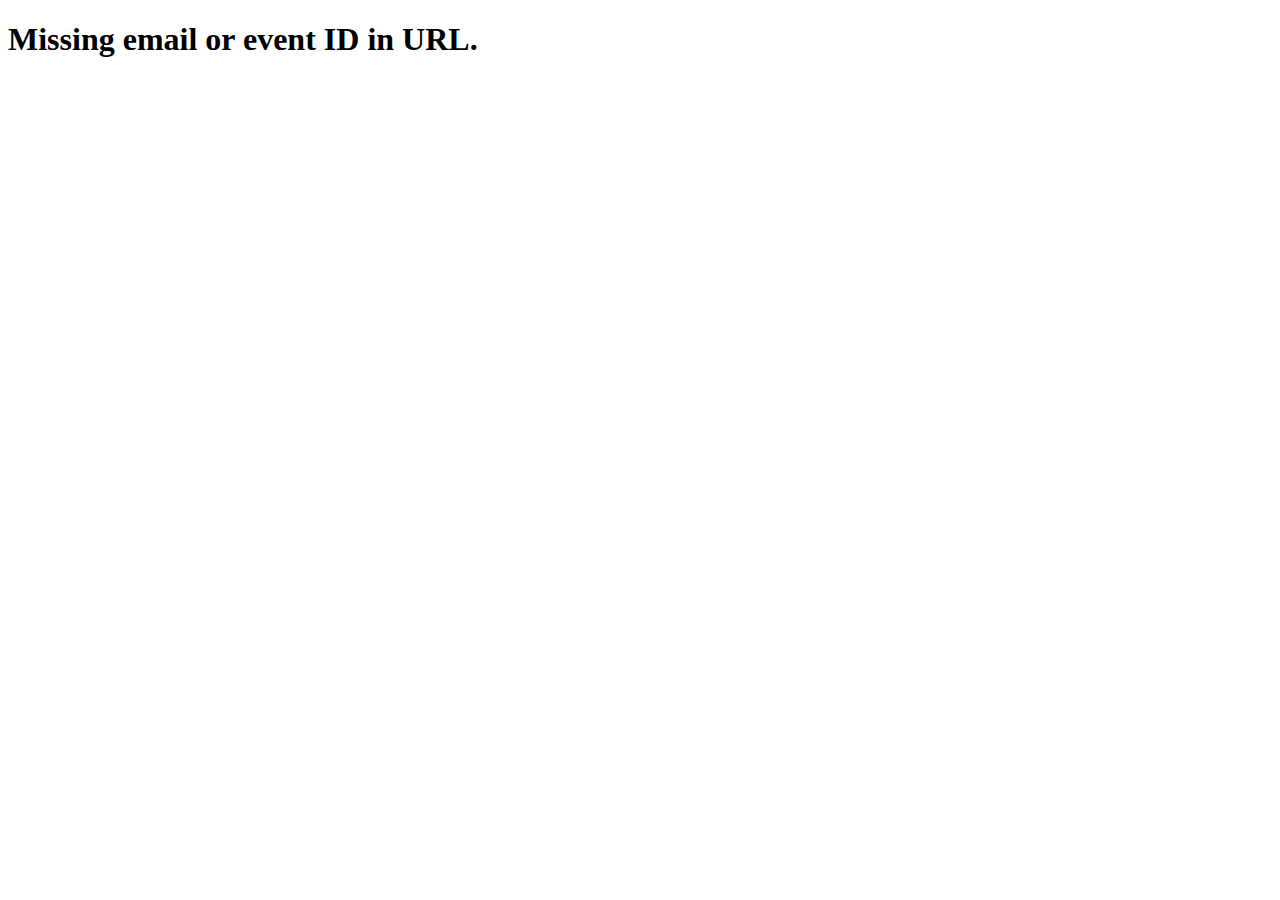
<file: browser/check.html>
<!DOCTYPE html>
<html lang="en">
<head>
  <meta charset="UTF-8">
  <title>Event Check In/Out</title>
</head>
<body>
  <h1 id="status">Loading...</h1>

  <script>
    const urlParams = new URLSearchParams(window.location.search);
    const email = urlParams.get("email");
    const eventId = urlParams.get("eventId");

    if (!email || !eventId) {
      document.getElementById("status").innerText = "Missing email or event ID in URL.";
    } else {
      const isLeaving = confirm("Are you leaving the event? Click Cancel if you are entering.");

      fetch(`http://localhost:5008/events/${email}/${eventId}`, {
        method: "POST",
        headers: { "Content-Type": "application/json" },
        body: JSON.stringify(isLeaving),
      })
        .then(async res => {
          const data = await res.json().catch(() => ({}));
          if (res.ok) {
            alert(data.message || "Success!");
            document.getElementById("status").innerText = data.message;
          } else {
            alert(data.message || "Error occurred.");
            document.getElementById("status").innerText = data.message || "Error.";
          }
        })
        .catch(err => {
          alert("Server error: " + err.message);
          document.getElementById("status").innerText = "Server error.";
        });
    }
  </script>
</body>
</html>
</file>
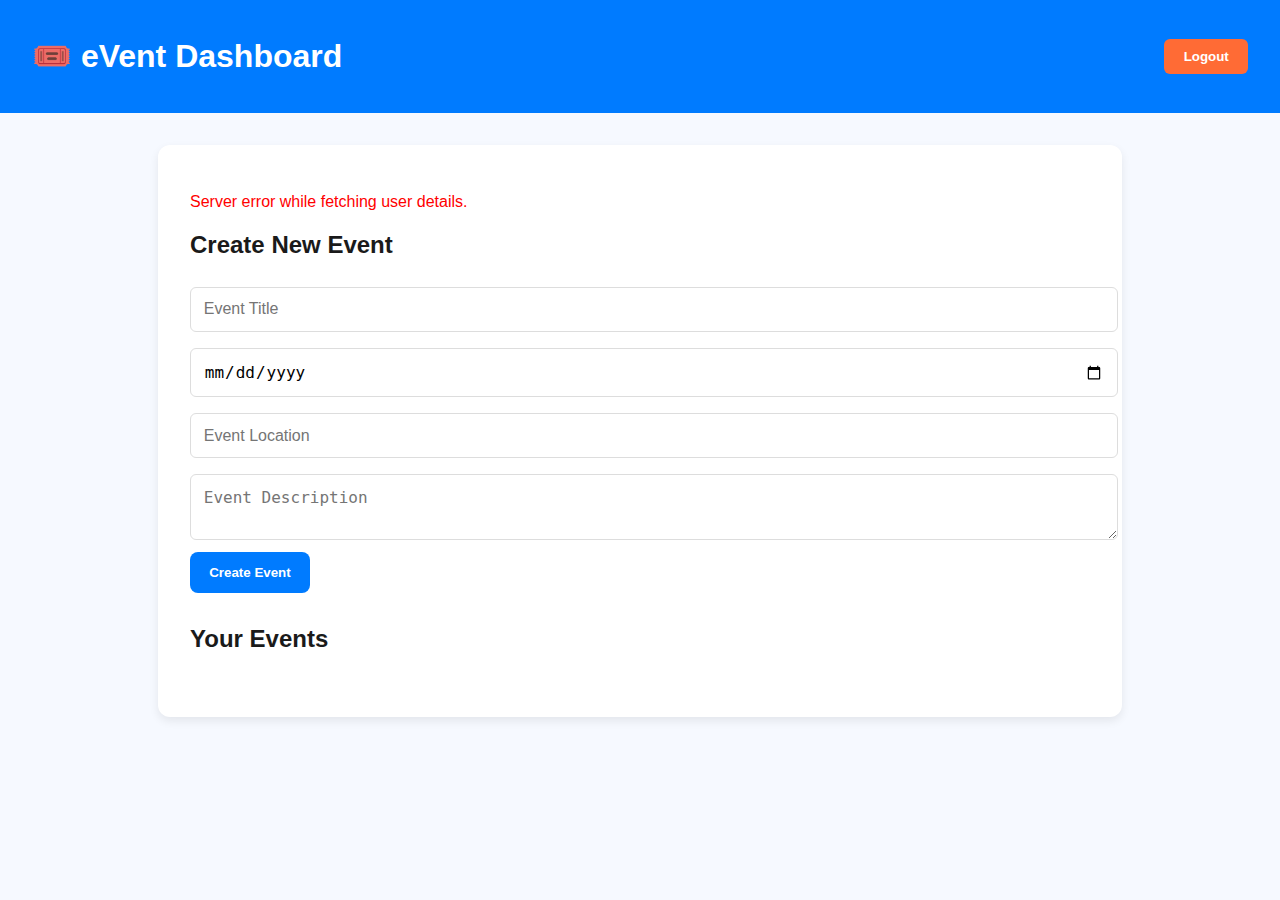
<file: browser/dashboard.html>
<!DOCTYPE html>
<html lang="en">
<head>
  <meta charset="UTF-8" />
  <meta name="viewport" content="width=device-width, initial-scale=1.0" />
  <title>Dashboard | eVent</title>
  <link rel="stylesheet" href="dashboard.css" />
</head>
<body>
  <header class="header">
    <h1>🎟️ eVent Dashboard</h1>
    <button id="logoutBtn" class="logout-btn">Logout</button>
  </header>

  <main>
    <section id="userDetails" class="user-section"></section>

    <section class="form-section">
      <h2>Create New Event</h2>
      <form id="eventForm">
        <input type="text" id="title" placeholder="Event Title" required />
        <input type="date" id="date" required />
        <input type="text" id="location" placeholder="Event Location" required />
        <textarea id="description" placeholder="Event Description"></textarea>
        <button type="submit">Create Event</button>
      </form>
    </section>

    <section class="events-section">
      <h2>Your Events</h2>
      <div id="eventsList"></div>
    </section>
  </main>

  <script src="dashboard.js"></script>
</body>
</html>
</file>
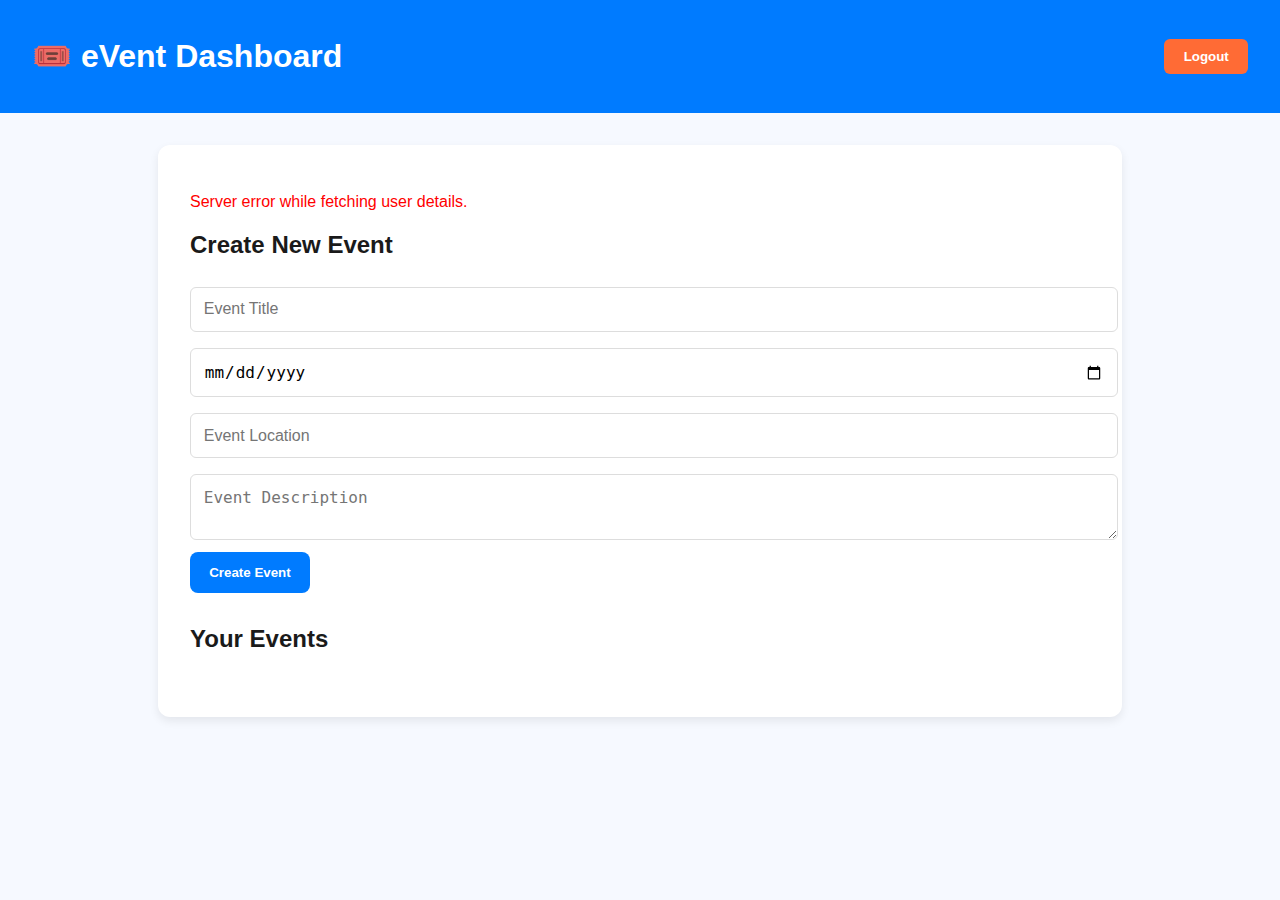
<file: browser/edit.html>
<!DOCTYPE html>
<html lang="en">
<head>
  <meta charset="UTF-8" />
  <meta name="viewport" content="width=device-width, initial-scale=1.0" />
  <title>Edit Event | eVent</title>
  <link rel="stylesheet" href="dashboard.css" />
</head>
<body>
  <header class="header">
    <h1>Edit Event</h1>
    <button id="backBtn" class="logout-btn">Back to Dashboard</button>
  </header>

  <main>
    <section class="form-section" id="updateForm">
      <h2>Update Event Details</h2>
      <form id="editForm">
        <input type="text" id="title" placeholder="Event Title" required />
        <input type="date" id="date" required />
        <input type="text" id="location" placeholder="Event Location" required />
        <textarea id="description" placeholder="Event Description"></textarea>
        <button type="submit">Save Changes</button>
      </form>
    </section>

    <section class="eventDesc" id="eventDesc">
      <h2 id="eventName">Event Details</h2>
      <p id="eventDescription">Event Description</p>
      <p id="eventLocation">Event Location</p>
      <small id="eventDate">Date: </small>
      <button id="copy-form-link">COPY Event Form Link</button>
    </section>
    <div id="registeredUsers" style="margin-top:30px;"></div>
    <section id="emailSection" style="display:none; margin-top:40px;">
      <h3>Send Email to Event Goers</h3>
      <form id="emailForm">
        <input type="text" id="emailSubject" placeholder="Email Subject" required />
        <textarea id="emailBody" placeholder="Enter your message here..." rows="6" required></textarea>
        <button type="submit">Send Emails</button>
      </form>
    </section>

    <section class="mapper-card" id="map">
      <div class="mapper-header">
        <h2>Form Fields Mapper</h2>
        <button id="addFieldBtn" class="add-field-btn">+ Add Field</button>
      </div>
      <div id="mapperList" class="mapper-list"></div>
    </section>
  </main>

  <script src="edit.js"></script>
</body>
</html>
</file>
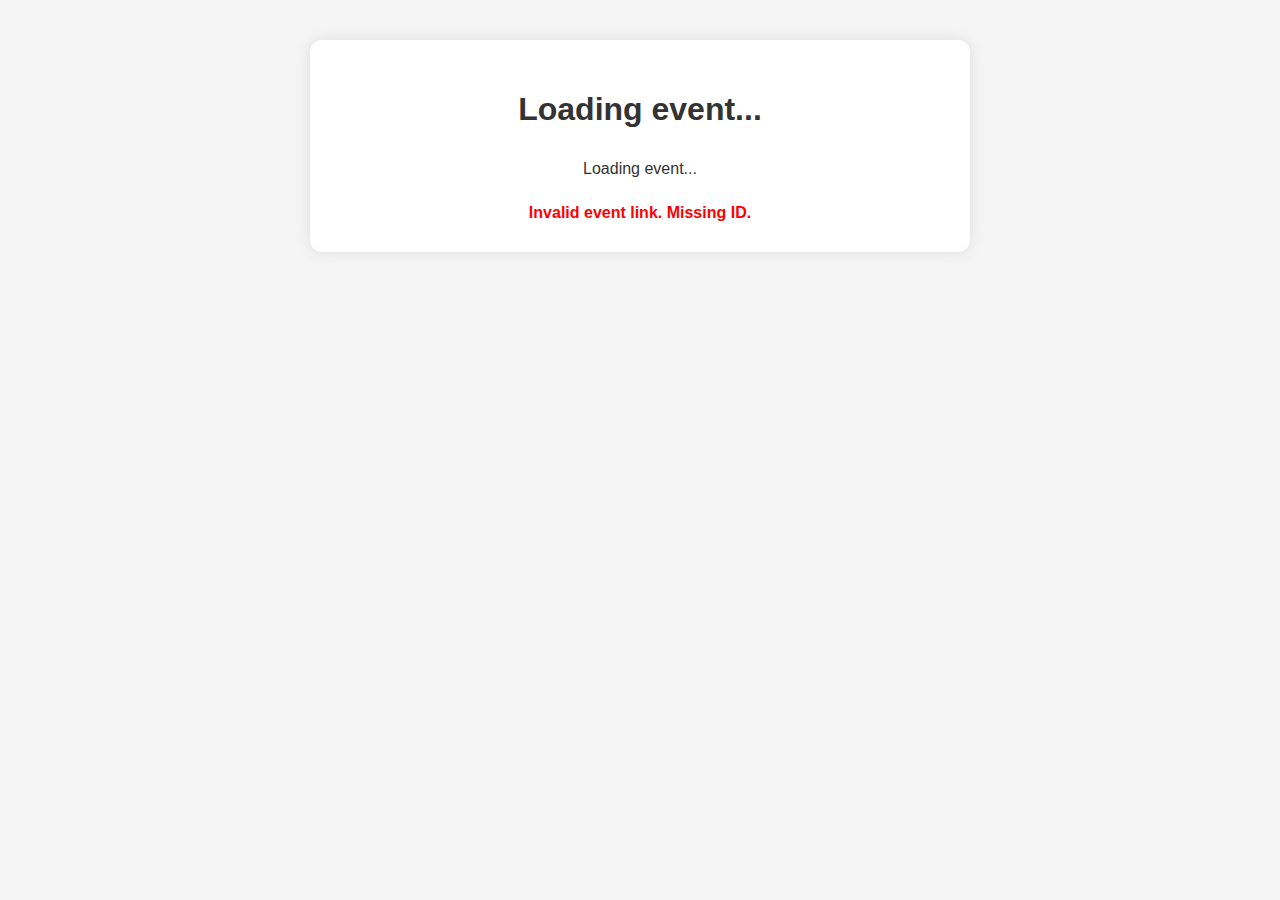
<file: browser/form.html>
<!DOCTYPE html>
<html lang="en">
<head>
  <meta charset="UTF-8" />
  <meta name="viewport" content="width=device-width, initial-scale=1.0" />
  <title>Event Form</title>
  <link rel="stylesheet" href="./form.css">
</head>
<body>
  <div class="container">
    <h1 id="eventTitle">Loading event...</h1>
    <p id="eventDetail">Loading event...</p>
    <div id="error"></div>

    <form id="eventForm" style="display:none;">
      <div id="fieldsContainer"></div>
      <button type="submit">Submit</button>
    </form>
  </div>

  <script>
    const apiBase = "https://e-vent.runasp.net/events";
    const urlParams = new URLSearchParams(window.location.search);
    const eventId = urlParams.get("id");

    const eventTitle = document.getElementById("eventTitle");
    const eventDetail = document.getElementById("eventDetail");
    const errorDiv = document.getElementById("error");
    const form = document.getElementById("eventForm");
    const fieldsContainer = document.getElementById("fieldsContainer");

    if (!eventId) {
      errorDiv.textContent = "Invalid event link. Missing ID.";
    } else {
      loadEvent();
    }

    async function loadEvent() {
      try {
        const res = await fetch(`${apiBase}/${eventId}`, {
            method: "GET",
            credentials:"include"
        });
        const data = await res.json();

        if (!res.ok) {
          throw new Error(data.message || "Failed to load event");
        }

        eventTitle.textContent = data.eventName;
        eventDetail.textContent = data.eventDescription;
        form.style.display = "block";

        if (data.formDescription) {
          const parts = data.formDescription.split("@");
          parts.forEach((part) => {
            const [fieldName, fieldDesc, fieldType] = part.split("->");
            if (fieldName && fieldType) {
              addField(fieldName.trim(), fieldDesc?.trim() || "", fieldType.trim());
            }
          });
        } else {
          fieldsContainer.innerHTML = "<p>No form fields for this event.</p>";
        }

      } catch (err) {
        console.error(err);
        errorDiv.textContent = "Error loading event form.";
      }
    }

    function addField(name, description, type) {
      const div = document.createElement("div");
      div.classList.add("field");

      const label = document.createElement("label");
      label.textContent = `${name}`;
      div.appendChild(label);

      const input = document.createElement("input");
      input.type = type === "phone" ? "tel" : type;
      input.placeholder = description || name;
      input.name = name;
      input.required = true;
      div.appendChild(input);

      fieldsContainer.appendChild(div);
    }
    form.addEventListener("submit", async (e) => {
    e.preventDefault();

    const inputs = form.querySelectorAll("input");
    const responses = [];

    inputs.forEach((input) => {
        responses.push(input.value.trim());
    });

    console.log("Form Responses:", responses);

    try {
        const res = await fetch(`${apiBase}/submitForm`, {
        method: "POST",
        headers: {
            "Content-Type": "application/json",
        },
        credentials: "include", // 🔐 if you're using cookie auth
        body: JSON.stringify({
            eventId: parseInt(eventId), // comes from the URL param
            formData: responses,
        }),
        });

        const data = await res.json();

        if (!res.ok) {
        throw new Error(data.message || "Form submission failed");
        }

        alert("✅ Form submitted successfully!");
        console.log("Server Response:", data);
        form.reset();
    } catch (err) {
        console.error("❌ Submission error:", err);
        alert("Error submitting form: " + err.message);
    }
    });

  </script>
</body>
</html>
</file>
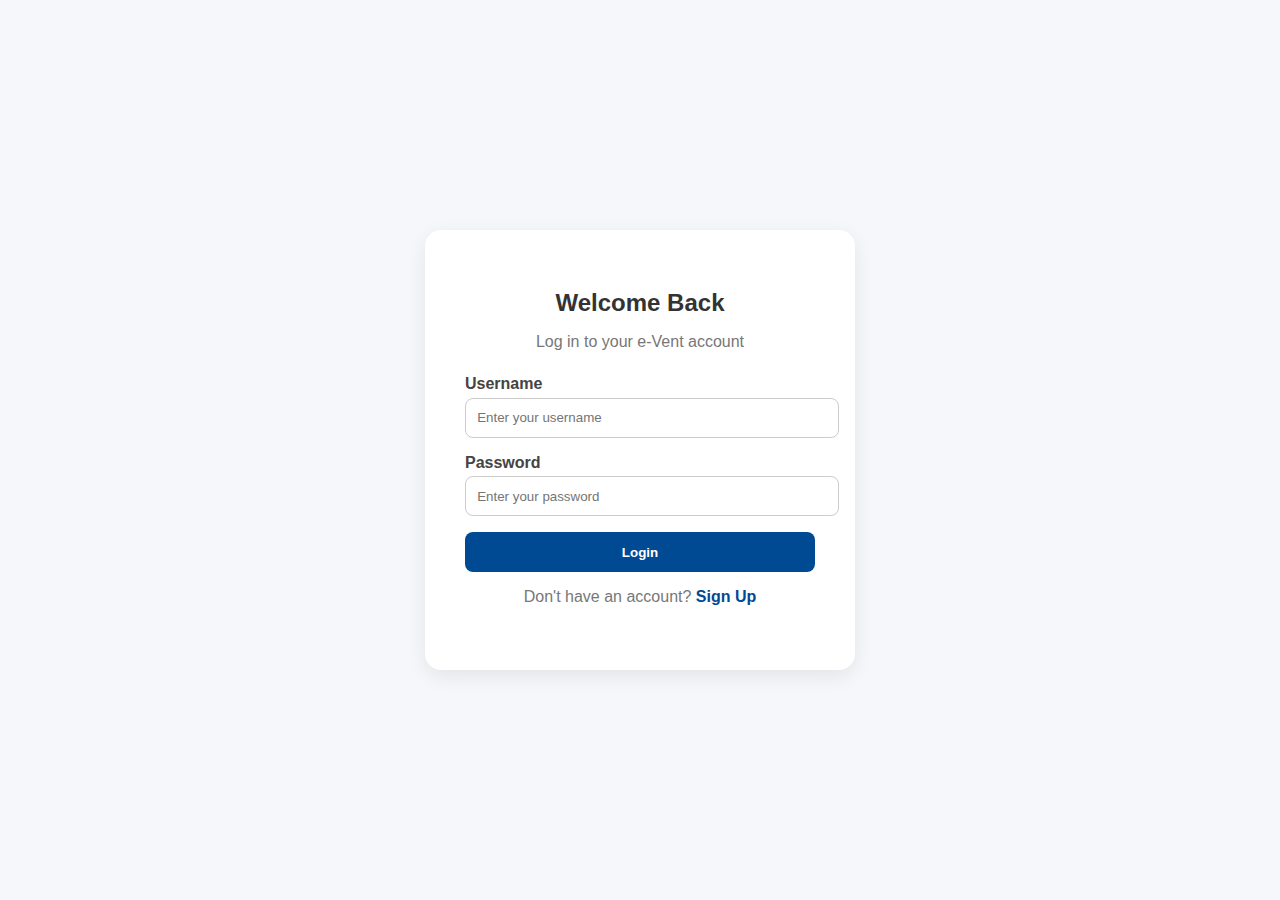
<file: browser/signin.html>
<!DOCTYPE html>
<html lang="en">
<head>
  <meta charset="UTF-8" />
  <meta name="viewport" content="width=device-width, initial-scale=1.0" />
  <title>Login | e-Vent</title>
  <link rel="stylesheet" href="signin.css" />
</head>
<body>
  <div class="login-container">
    <h2>Welcome Back</h2>
    <p>Log in to your e-Vent account</p>

    <form id="loginForm">
      <div class="input-group">
        <label for="username">Username</label>
        <input type="text" id="username" name="UserName" placeholder="Enter your username" required />
      </div>

      <div class="input-group">
        <label for="password">Password</label>
        <input type="password" id="password" name="Password" placeholder="Enter your password" required />
      </div>

      <button type="submit">Login</button>
    </form>
    <p>Don't have an account? <a id="toSignUp" href="/signup.html">Sign Up</a></p>

    <p id="message" class="message"></p>
  </div>

  <script src="signin.js"></script>
</body>
</html>
</file>
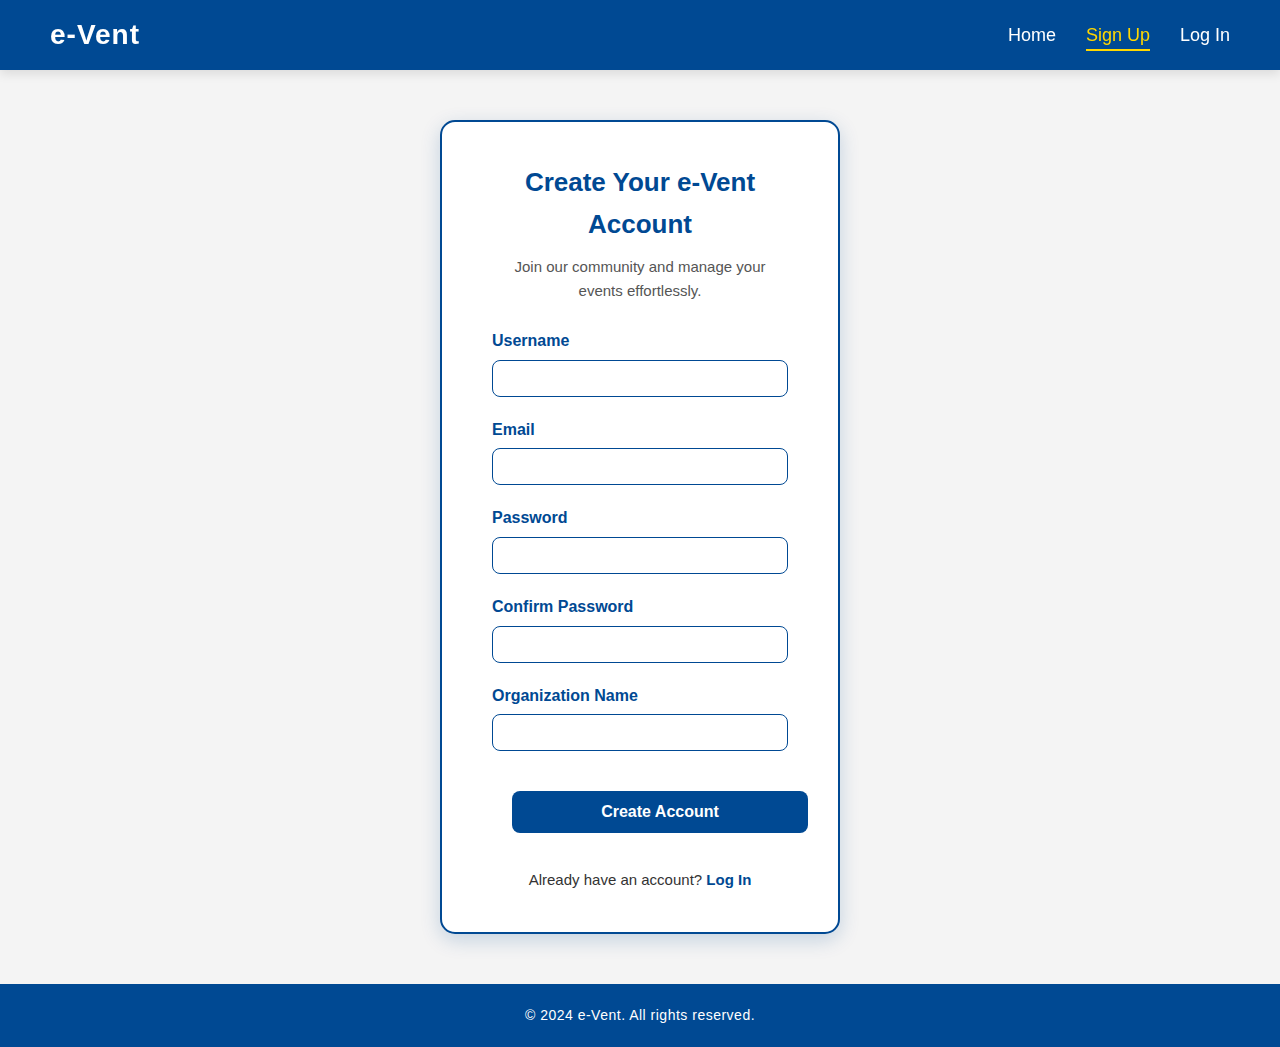
<file: browser/signup.html>
<!DOCTYPE html>
<html lang="en">
<head>
    <meta charset="UTF-8">
    <meta name="viewport" content="width=device-width, initial-scale=1.0">
    <title>Create Account | e-Vent</title>
    <link rel="stylesheet" href="index.css">
    <link rel="stylesheet" href="signup.css">
</head>
<body>
    <header>
        <h1>e-Vent</h1>
        <nav>
            <ul>
                <li><a href="index.html">Home </a></li>
                <li><a href="#" class="active">Sign Up</a></li>
                <li><a href="/signin.html">Log In</a></li>
            </ul>
        </nav>
    </header>

    <main class="signup-container">
        <div class="signup-card">
            <h2>Create Your e-Vent Account</h2>
            <p class="subtitle">Join our community and manage your events effortlessly.</p>
            
            <form id="signupForm">
                <div class="form-group">
                    <label for="UserName">Username</label>
                    <input type="text" id="UserName" name="UserName" required>
                </div>

                <div class="form-group">
                    <label for="Email">Email</label>
                    <input type="email" id="Email" name="Email" required>
                </div>

                <div class="form-group">
                    <label for="Password">Password</label>
                    <input type="password" id="Password" name="Password" required minlength="6">
                </div>

                <div class="form-group">
                    <label for="ConfirmPassword">Confirm Password</label>
                    <input type="password" id="ConfirmPassword" name="ConfirmPassword" required>
                </div>

                <div class="form-group">
                    <label for="OrganizationName">Organization Name</label>
                    <input type="text" id="OrganizationName" name="OrganizationName" required>
                </div>

                <button type="submit" id="createAccountBtn">Create Account</button>
            </form>

            <p class="login-redirect">Already have an account? <a href="/signin.html">Log In</a></p>
        </div>
    </main>

    <footer>
        <p>&copy; 2024 e-Vent. All rights reserved.</p>
    </footer>

    <script>
        document.getElementById("signupForm").addEventListener("submit", async (e) => {
            e.preventDefault();

            const formData = {
                userName: document.getElementById("UserName").value,
                email: document.getElementById("Email").value,
                password: document.getElementById("Password").value,
                confirmPassword: document.getElementById("ConfirmPassword").value,
                organizationName: document.getElementById("OrganizationName").value
            };

            if (formData.password !== formData.confirmPassword) {
                alert("Passwords do not match!");
                return;
            }

            fetch("https://e-vent.runasp.net/managers/register", {
                method: "POST",
                headers: { "Content-Type": "application/json" },
                body: JSON.stringify(formData)
            })
            .then(async res => {
                const text = await res.text();
                try {
                    return JSON.parse(text);
                } catch {
                    throw new Error(`Invalid JSON: ${text}`);
                }
            })
            .then(data => {
                alert("Registration successful: " + (data.message || ""));
                if ((data.status || "").toLowerCase() === "success") {
                    window.location.href = "signin.html";
                }
            })
            .catch(err => console.error(err));
        });
    </script>
</body>
</html>
</file>
<file: browser/dashboard.css>
body {
  font-family: "Poppins", sans-serif;
  background: #f6f9ff;
  color: #1a1a1a;
  margin: 0;
  padding: 0;
}

.header {
  display: flex;
  justify-content: space-between;
  align-items: center;
  background: #007bff;
  color: white;
  padding: 1rem 2rem;
}

.logout-btn {
  background: #ff6b35;
  border: none;
  color: white;
  padding: 0.6rem 1.2rem;
  border-radius: 6px;
  cursor: pointer;
  font-weight: 600;
}

.logout-btn:hover {
  background: #e65c2f;
}

main {
  max-width: 900px;
  margin: 2rem auto;
  background: white;
  border-radius: 12px;
  padding: 2rem;
  box-shadow: 0 4px 10px rgba(0, 0, 0, 0.08);
}

.user-card {
  background: #e8f0fe;
  border-left: 5px solid #007bff;
  padding: 1rem;
  border-radius: 8px;
  margin-bottom: 2rem;
}

.form-section,
.events-section {
  margin-bottom: 2rem;
}

form input,
form textarea {
  width: 100%;
  padding: 0.8rem;
  margin: 0.5rem 0;
  border: 1px solid #ddd;
  border-radius: 6px;
  font-size: 1rem;
}

form button {
  background: #007bff;
  color: white;
  padding: 0.8rem 1.2rem;
  border: none;
  border-radius: 8px;
  cursor: pointer;
  font-weight: 600;
}

form button:hover {
  background: #0069d9;
}

.event-card {
  background: #f8faff;
  border: 1px solid #e2e6f0;
  border-radius: 10px;
  padding: 1rem;
  margin-bottom: 1rem;
}

.event-actions {
  display: flex;
  gap: 10px;
  margin-top: 10px;
}

.event-btn {
  border: none;
  padding: 0.5rem 0.8rem;
  border-radius: 6px;
  cursor: pointer;
  font-weight: 600;
}

.link-btn {
  background: #00b894;
  color: white;
}

.delete-btn {
  background: transparent;
  border: 2px solid red;
  border-radius: 10px;
  padding: 5px;
  font-size: large;
  color: red;
}
.live-btn {
  background: transparent;
  border: 2px solid rgb(0, 255, 106);
  border-radius: 10px;
  padding: 5px;
  font-size: large;
  color: rgb(0, 255, 106);
}

.delete-btn:hover {
  background: red;
  color: white;
}

.live-btn:hover {
  background: rgb(0, 255, 106);
  color: white;
}

.empty {
  color: gray;
  text-align: center;
}

.error {
  color: red;
}
.mapper-section {
  margin-top: 25px;
  padding: 15px;
  background: #f7f7f7;
  border-radius: 10px;
}

.add-field-btn {
  color: #ff6b35;
  background-color: transparent;
  border: 2px solid #ff6b35;
  width: 15em;
  margin-bottom: 10px;
}

.add-field-btn:hover {
  color: #ffffff;
  background-color: #ff6b35;
  border-radius: 5px;
}

.mapper-row {
  display: flex;
  align-items: center;
  gap: 10px;
  margin-bottom: 10px;
}

.mapper-row input,
.mapper-row select {
  flex: 1;
  padding: 8px;
  border-radius: 6px;
  border: 1px solid #ccc;
}

.eventDesc {
  display: none;
}

#copy-form-link {
  padding: 10px;
  border-radius: 15px;
  border: none;
  color: white;
  background-color: #0069d9;
}

#copy-form-link:hover {
  background-color: #007bff;
}

#live {
  color: rgb(0, 255, 106);
}

small {
  display: block;
  margin-bottom: 10px;
}

.registered-list {
  display: flex;
  flex-direction: column;
  gap: 10px;
  margin-top: 1.5rem;
}

.user-row {
  display: flex;
  align-items: center;
  justify-content: space-between;
  padding: 14px 16px;
  background: #ffffff;
  border-radius: 12px;
  box-shadow: 0 2px 8px rgba(0,0,0,0.05);
  transition: transform 0.2s ease, box-shadow 0.2s ease;
}

.user-row:hover {
  transform: translateY(-2px);
  box-shadow: 0 4px 12px rgba(0,0,0,0.08);
}

.user-cell {
  flex: 1;
  word-break: break-word;
}

.check-status {
  flex: 0 0 50px;
  text-align: center;
}

.empty {
  color: #666;
  font-style: italic;
  text-align: center;
  margin-top: 2rem;
}
</file>
<file: browser/form.css>
body {
    font-family: Poppins, sans-serif;
    background: #f5f5f5;
    margin: 0;
    padding: 40px;
}

.container {
    background: white;
    border-radius: 12px;
    box-shadow: 0 0 15px rgba(0,0,0,0.1);
    padding: 30px;
    max-width: 600px;
    margin: auto;
}

h1 {
    text-align: center;
    color: #333;
}

p{
    text-align: center;
    color: #333;
    padding: 10px;
}

.field {
    margin-bottom: 18px;
}

.field label {
    display: block;
    margin-bottom: 6px;
    font-weight: bold;
    color: #333;
}

.field input, .field textarea, .field select {
    width: 100%;
    padding: 10px;
    border: 1px solid #ccc;
    border-radius: 6px;
    font-size: 15px;
}

button {
    width: 100%;
    padding: 12px;
    background: #007bff;
    color: white;
    border: none;
    border-radius: 6px;
    font-size: 16px;
    cursor: pointer;
}

button:hover {
    background: #0056b3;
}

#loading {
    text-align: center;
    color: #555;
}

#error {
    text-align: center;
    color: red;
    font-weight: bold;
}
</file>
<file: browser/signin.css>
body {
  font-family: "Segoe UI", Tahoma, sans-serif;
  background: #f5f7fb;
  display: flex;
  justify-content: center;
  align-items: center;
  height: 100vh;
  margin: 0;
}

.login-container {
  background: white;
  border-radius: 16px;
  box-shadow: 0 6px 20px rgba(0, 0, 0, 0.08);
  padding: 2.5rem;
  width: 350px;
  text-align: center;
}

#toSignUp {
  text-decoration: none;
  color: #004993;
  font-weight: 600;
}

#toSignUp:hover {
  color: #ffd700;
}

h2 {
  margin-bottom: 0.2rem;
  color: #333;
}

p {
  color: #777;
  margin-bottom: 1.5rem;
}

.input-group {
  text-align: left;
  margin-bottom: 1rem;
}

label {
  display: block;
  font-weight: 600;
  margin-bottom: 0.3rem;
  color: #444;
}

input {
  width: 100%;
  padding: 0.7rem;
  border: 1px solid #ccc;
  border-radius: 8px;
  outline: none;
}

input:focus {
  border-color: #004993;
}

button {
  width: 100%;
  padding: 0.8rem;
  background-color: #004993;
  color: white;
  border: none;
  border-radius: 8px;
  font-weight: bold;
  cursor: pointer;
}

button:hover {
  background-color: #004993;
}

.message {
  margin-top: 1rem;
  font-weight: 500;
}
</file>
<file: browser/index.css>
* {
  margin: 0;
  padding: 0;
  box-sizing: border-box;
  scroll-behavior: smooth;
}

body {
  font-family: "Poppins", Arial, sans-serif;
  background-color: #f4f4f4;
  color: #333;
  line-height: 1.6;
}

/* ========== HEADER ========== */
header {
  position: fixed;
  top: 0;
  left: 0;
  width: 100%;
  height: 70px;
  background-color: #004993;
  display: flex;
  align-items: center;
  justify-content: space-between;
  padding: 0 50px;
  color: white;
  z-index: 1000;
  box-shadow: 0 4px 10px rgba(0, 0, 0, 0.1);
}

header h1 {
  font-size: 28px;
  letter-spacing: 1px;
}

/* NAVIGATION */
nav ul {
  list-style: none;
  display: flex;
  gap: 30px;
}

nav ul li {
  display: inline-block;
}

nav ul li a {
  color: white;
  text-decoration: none;
  font-size: 18px;
  font-weight: 500;
  transition: color 0.3s ease, border-bottom 0.3s ease;
  padding-bottom: 4px;
}

nav ul li a:hover {
  color: #ffd700;
  border-bottom: 2px solid #ffd700;
}

/* ========== BANNER SECTION ========== */
.banner {
  margin-top: 70px;
  position: relative;
  width: 100%;
  height: 500px;
  overflow: hidden;
}

.banner img {
  width: 100%;
  height: 500px;
  object-fit: cover;
  filter: brightness(50%);
}

.welcome {
  position: absolute;
  top: 50%;
  left: 50%;
  transform: translate(-50%, -50%);
  text-align: center;
  color: white;
  background: #004993bc;
  padding: 30px 50px;
  border-radius: 15px;
  transition: all 0.4s ease;
}

.welcome:hover {
  background: #004993;
  box-shadow: 0 4px 15px rgba(0, 0, 0, 0.3);
  border-radius: 0;
}

.welcome h2 {
  font-size: 36px;
  margin-bottom: 15px;
  font-weight: 600;
}

.welcome p {
  font-size: 18px;
}

/* ========== INTRO SECTION ========== */
.intro {
  color: white;
  text-align: center;
  background-color: #004993;
  padding: 60px 0;
}

.intro h2 {
  font-size: 36px;
  margin-bottom: 25px;
  font-weight: 700;
  color: #ffd700;
  letter-spacing: 1px;
}

.intro p {
  font-size: 18px;
  line-height: 1.8;
  width: 75%;
  margin: 0 auto 60px auto;
  color: #f1f1f1;
}

/* FEATURES SECTION */
.features {
  display: flex;
  justify-content: center;
  align-items: stretch;
  flex-wrap: wrap;
  gap: 30px;
  width: 80%;
  margin: 0 auto;
}

.feature-card {
  background-color: rgba(255, 255, 255, 0.05);
  border: 2px dashed #ffd700;
  color: #ffd700;
  height: 420px;
  padding: 30px 20px;
  border-radius: 12px;
  box-shadow: 0 6px 15px rgba(0, 0, 0, 0.15);
  flex: 1 1 250px;
  text-align: center;
  transition: all 0.3s ease;
  cursor: pointer;
}

.feature-card:hover {
  color: #ffffff;
  transform: translateY(-10px);
  box-shadow: 0 10px 25px rgba(0, 0, 0, 0.25);
  border: 2px solid white;
}

.feature-card h3 {
  font-size: 22px;
  margin-bottom: 15px;
  font-weight: 600;
}

.feature-card p {
  font-size: 16px;
  line-height: 1.6;
}

/* ========== BUTTONS ========== */
button {
  background-color: transparent;
  padding: 12px 25px;
  margin: 20px;
  color: #ffd700;
  border-radius: 16px;
  border: 2px solid #ffd700;
  font-weight: 600;
  transition: all 0.3s ease;
}

button:hover {
  background-color: #ffd700;
  color: #004993;
  cursor: pointer;
  transform: scale(1.05);
}

/* ========== PRICING SECTION ========== */
.pricing {
  background-color: #f8f9fb;
  padding: 80px 20px;
  text-align: center;
  color: #004993;
}

.pricing h2 {
  font-size: 36px;
  margin-bottom: 50px;
  color: #004993;
  font-weight: 700;
  text-transform: uppercase;
}

.pricing > div {
  display: flex;
  justify-content: center;
  flex-wrap: wrap;
  gap: 30px;
}

.pricing > div > div {
  background-color: #ffffff;
  border: 2px solid #004993;
  border-radius: 15px;
  box-shadow: 0 4px 12px rgba(0, 0, 0, 0.1);
  width: 300px;
  padding: 40px 25px;
  transition: transform 0.3s ease, box-shadow 0.3s ease;
}

.pricing > div > div:hover {
  transform: translateY(-10px);
  box-shadow: 0 8px 20px rgba(0, 73, 147, 0.25);
}

.pricing h3 {
  font-size: 24px;
  color: #004993;
  margin-bottom: 10px;
}

.pricing p {
  font-size: 22px;
  font-weight: 600;
  color: #ffd700;
  margin-bottom: 20px;
}

.pricing ul {
  list-style: none;
  padding: 0;
  margin-bottom: 25px;
}

.pricing li {
  color: #333;
  font-size: 16px;
  margin: 10px 0;
  position: relative;
  padding-left: 20px;
}

.pricing li::before {
  content: "✔";
  color: #004993;
  position: absolute;
  left: 0;
}

.pricing button {
  background-color: #004993;
  color: #fff;
  border: none;
  padding: 12px 25px;
  border-radius: 8px;
  font-weight: bold;
  cursor: pointer;
  transition: all 0.3s ease;
}

.pricing button:hover {
  background-color: #00346d;
  color: #ffd700;
  transform: scale(1.05);
}

/* ========== FOOTER ========== */
footer {
  background-color: #004993;
  color: white;
  text-align: center;
  padding: 20px 0;
  font-size: 14px;
  margin-top: 50px;
  letter-spacing: 0.5px;
}

footer p {
  margin: 0;
}

/* ========== RESPONSIVE DESIGN ========== */
@media (max-width: 900px) {
  header {
    flex-direction: column;
    align-items: flex-start;
    height: auto;
    padding: 15px 25px;
  }

  nav ul {
    flex-direction: column;
    width: 100%;
    gap: 10px;
    margin-top: 10px;
  }

  nav ul li a {
    font-size: 16px;
  }

  .welcome h2 {
    font-size: 26px;
  }

  .welcome p {
    font-size: 16px;
  }

  .intro p {
    width: 90%;
  }

  .features {
    flex-direction: column;
    width: 90%;
  }

  .feature-card {
    height: auto;
  }

  .pricing > div {
    flex-direction: column;
    align-items: center;
  }

  .pricing > div > div {
    width: 80%;
  }
}
</file>
<file: browser/signup.css>
/* ========== SIGN UP PAGE ========== */
.signup-container {
  margin-top: 120px;
  display: flex;
  justify-content: center;
  align-items: center;
  min-height: 80vh;
  background-color: #f4f4f4;
}

.signup-card {
  background-color: #ffffff;
  border: 2px solid #004993;
  border-radius: 15px;
  padding: 40px 50px;
  width: 400px;
  box-shadow: 0 6px 20px rgba(0, 73, 147, 0.2);
  text-align: center;
}

.signup-card h2 {
  color: #004993;
  font-size: 26px;
  margin-bottom: 10px;
}

.signup-card .subtitle {
  color: #555;
  margin-bottom: 25px;
  font-size: 15px;
}

.form-group {
  text-align: left;
  margin-bottom: 20px;
}

.form-group label {
  display: block;
  margin-bottom: 6px;
  font-weight: 600;
  color: #004993;
}

.form-group input {
  width: 100%;
  padding: 10px;
  border-radius: 8px;
  border: 1.5px solid #004993;
  outline: none;
  transition: border-color 0.3s ease;
}

.form-group input:focus {
  border-color: #ffd700;
}

#signupForm button {
  background-color: #004993;
  color: white;
  border: none;
  padding: 12px 25px;
  border-radius: 8px;
  width: 100%;
  font-weight: bold;
  font-size: 16px;
  transition: all 0.3s ease;
}

#signupForm button:hover {
  background-color: #00346d;
  color: #ffd700;
  transform: scale(1.03);
  cursor: pointer;
}

.login-redirect {
  margin-top: 15px;
  font-size: 15px;
}

.login-redirect a {
  color: #004993;
  font-weight: 600;
  text-decoration: none;
}

.login-redirect a:hover {
  color: #ffd700;
}

/* Highlight active nav item */
nav ul li a.active {
  color: #ffd700;
  border-bottom: 2px solid #ffd700;
}
</file>
